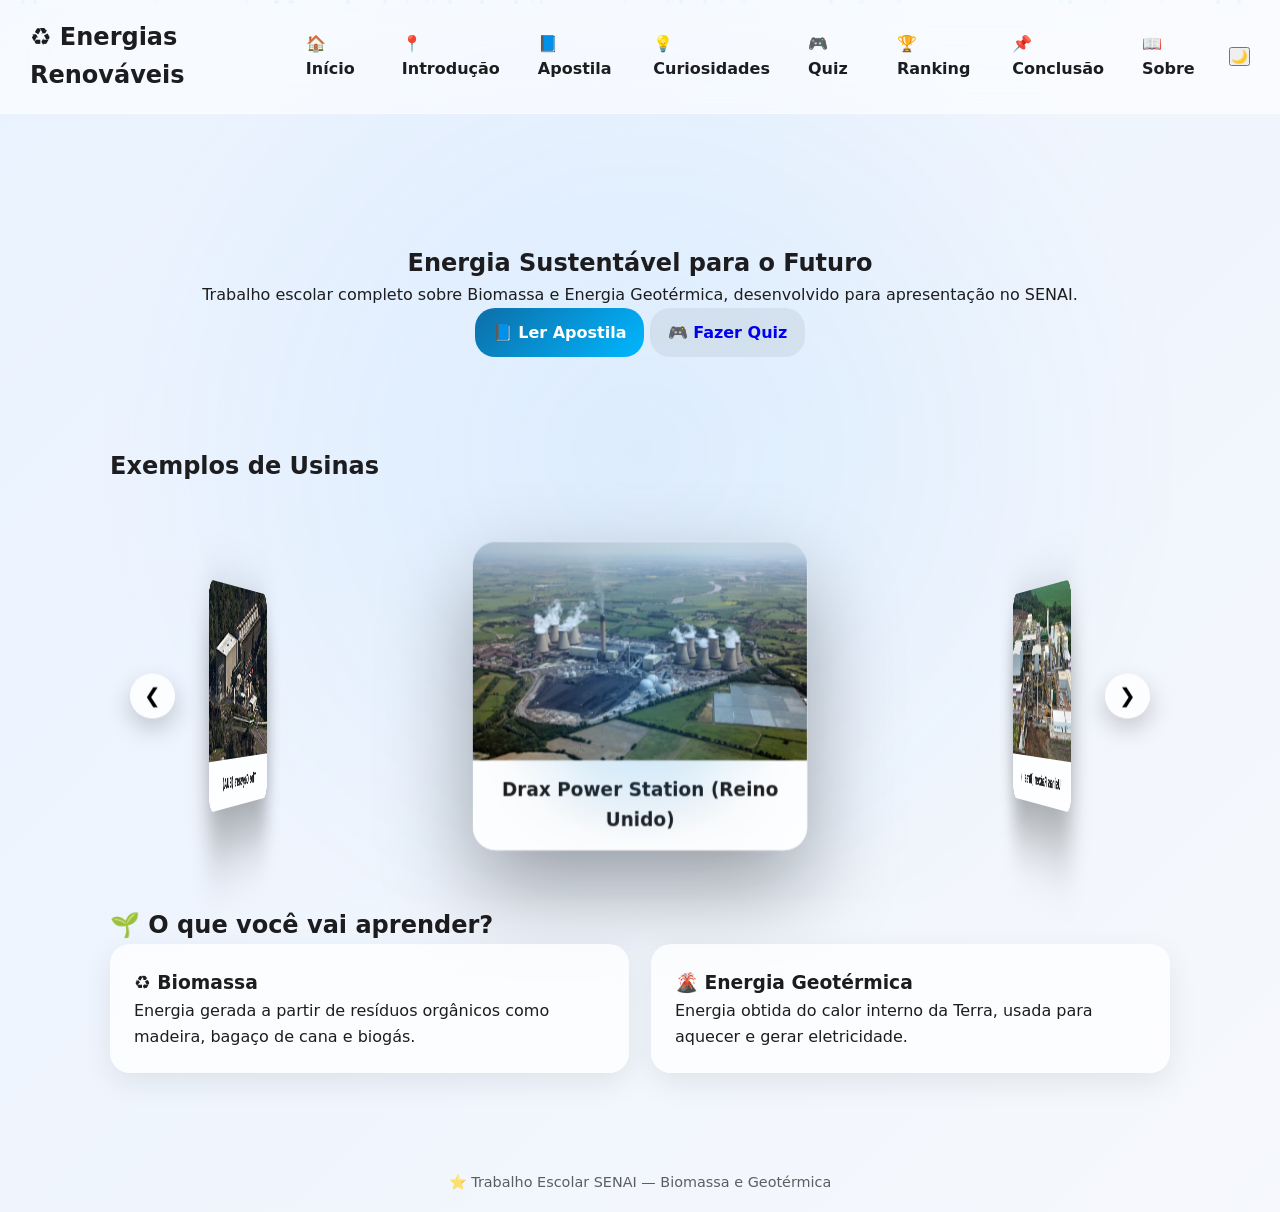
<file: index.html>
<!DOCTYPE html>
<html lang="pt-br">
<head>
  <meta charset="UTF-8">
  <meta name="viewport" content="width=device-width, initial-scale=1.0">

  <title>Energias Renováveis | Biomassa e Geotérmica</title>
  <meta name="description" content="Projeto escolar sobre Biomassa e Energia Geotérmica. Trabalho completo SENAI.">

  <link rel="stylesheet" href="style.css">
</head>

<body class="page">
    <div id="particles"></div>
  

<header class="topbar">
  <h2>♻️ Energias Renováveis</h2>

  <nav id="menu">
    <a href="index.html">🏠 Início</a>
    <a href="introducao.html">📍 Introdução</a>
    <a href="apostila.html">📘 Apostila</a>
    <a href="curiosidades.html">💡 Curiosidades</a>
    <a href="quiz.html">🎮 Quiz</a>
    <a href="ranking.html">🏆 Ranking</a>
    <a href="conclusao.html">📌 Conclusão</a>
    <a href="sobre.html">📖 Sobre</a>
    <button id="themeBtn">🌙</button>
  </nav>

<button id="mobileBtn" class="hamburger">
  <span></span>
  <span></span>
  <span></span>
</button>
</header>

<main class="main">

  

<section class="hero fade-up">
  <h1>Energia Sustentável para o Futuro</h1>
  <p>
    Trabalho escolar completo sobre Biomassa e Energia Geotérmica,
    desenvolvido para apresentação no SENAI.
  </p>

  <div class="heroBtns">
    <a class="btn primary" href="apostila.html">📘 Ler Apostila</a>
    <a class="btn secondary" href="quiz.html">🎮 Fazer Quiz</a>
  </div>
</section>

<section class="plants-section">
  <h2>Exemplos de Usinas</h2>

  <div class="carousel">

  <button class="carousel-btn prev" onclick="prevSlide()">❮</button>

  <div class="carousel-track" id="carouselTrack">

    <!-- BIOMASSA -->

    <div class="plant-card" onclick="showInfo(0)">
      <img src="img/drax.jpg" alt="Drax Power Station">
      <h3>Drax Power Station (Reino Unido)</h3>
    </div>

    <div class="plant-card" onclick="showInfo(1)">
      <img src="img/raizen.jpg" alt="Usinas Raízen">
      <h3>Usinas Raízen (Brasil)</h3>
    </div>

    <!-- GEOTÉRMICA -->

    <div class="plant-card" onclick="showInfo(2)">
      <img src="img/hellisheidi.jpg" alt="Hellisheiði">
      <h3>Hellisheiði (Islândia)</h3>
    </div>

    <div class="plant-card" onclick="showInfo(3)">
      <img src="img/the-geysers.jpg" alt="The Geysers">
      <h3>The Geysers (EUA)</h3>
    </div>

  </div>

  <button class="carousel-btn next" onclick="nextSlide()">❯</button>

</div>

  <!-- Modal de informação -->
  <div class="modal" id="plantModal">
    <div class="modal-content">
      <span class="close" onclick="closeModal()">×</span>
      <h3 id="modalTitle"></h3>
      <p id="modalText"></p>
    </div>
  </div>

</section>

<section class="content fade-up">
  <h2>🌱 O que você vai aprender?</h2>

  <div class="cards">

    <div class="card">
      <h3>♻️ Biomassa</h3>
      <p>
        Energia gerada a partir de resíduos orgânicos como madeira,
        bagaço de cana e biogás.
      </p>
    </div>

    <div class="card">
      <h3>🌋 Energia Geotérmica</h3>
      <p>
        Energia obtida do calor interno da Terra,
        usada para aquecer e gerar eletricidade.
      </p>
    </div>

  </div>
</section>

</main>

<footer class="footer">
  ⭐ Trabalho Escolar SENAI — Biomassa e Geotérmica
</footer>

<script src="script.js"></script>
</body>
</html>
</file>
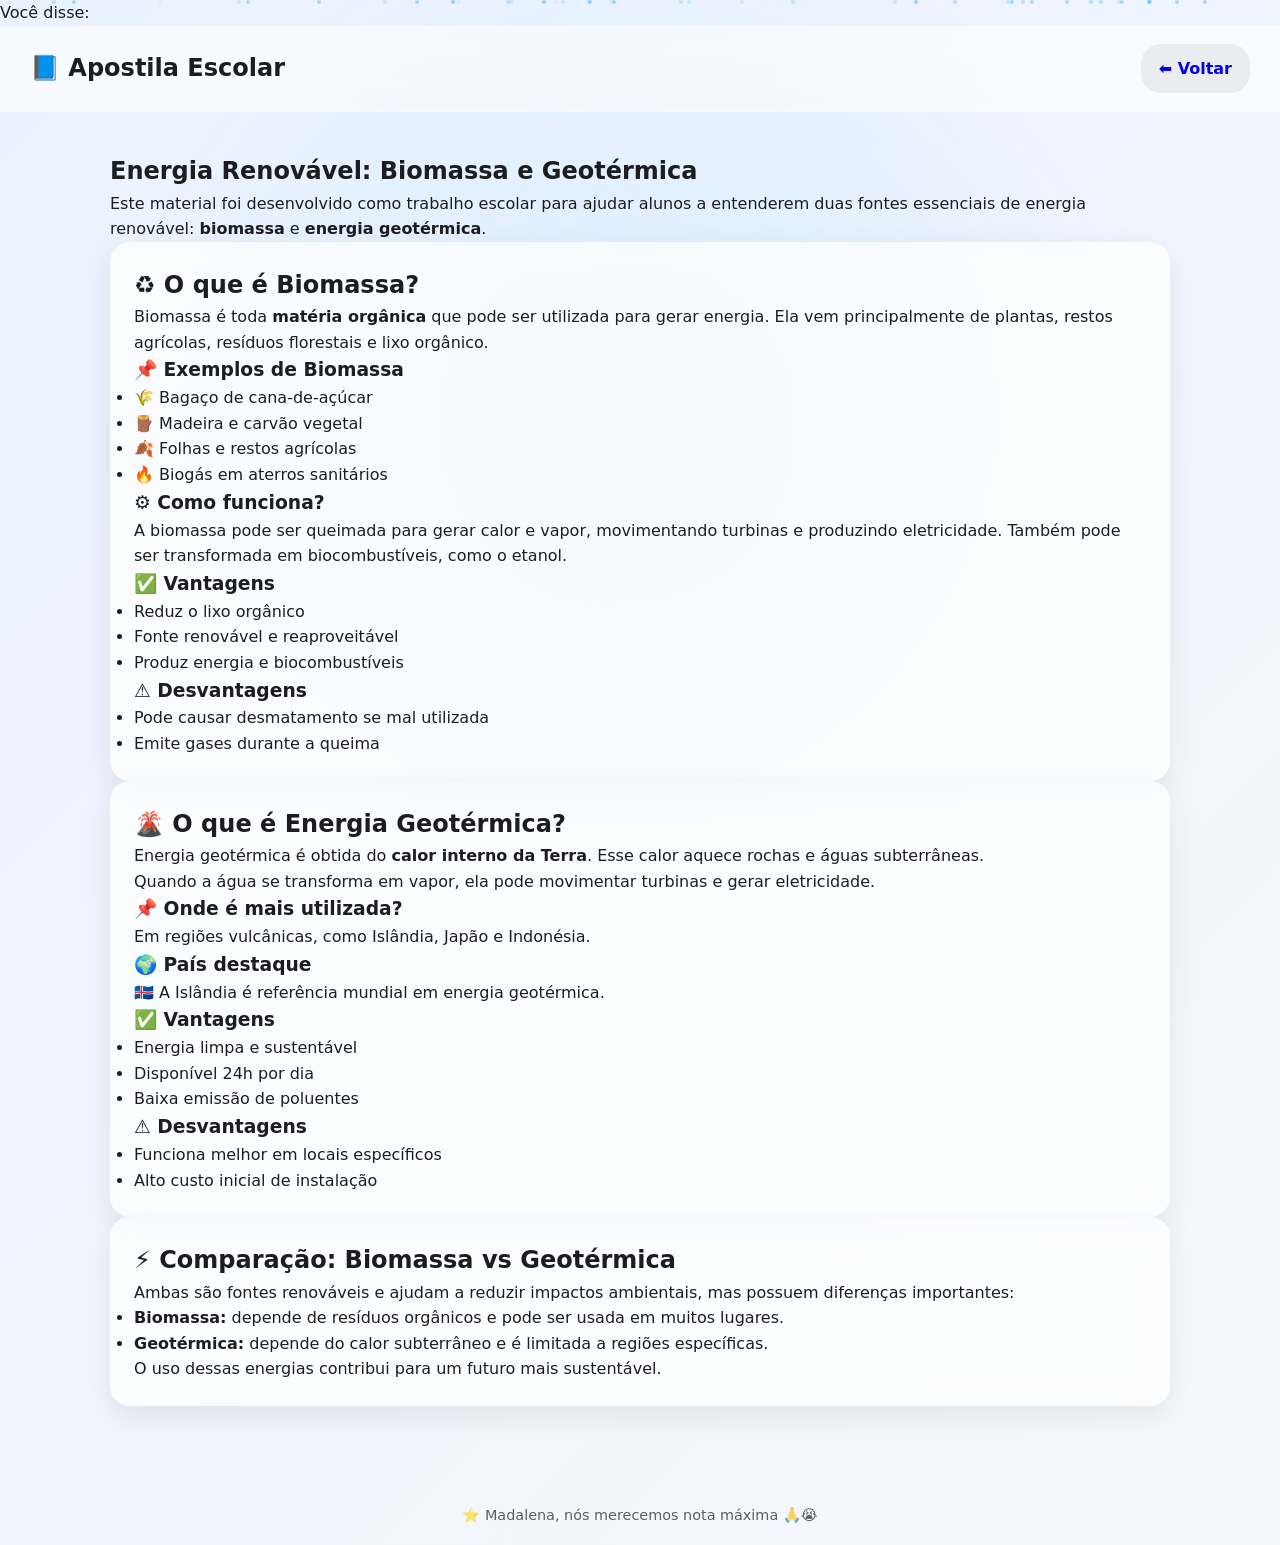
<file: apostila.html>
Você disse:
  <!DOCTYPE html>
  <html lang="pt-br">
  <head>
    <meta charset="UTF-8">
    <meta name="viewport" content="width=device-width, initial-scale=1.0">

    <title>Apostila | Biomassa e Energia Geotérmica</title>
    <meta name="description" content="Apostila completa sobre Biomassa e Energia Geotérmica com explicações claras e exemplos.">

    <link rel="stylesheet" href="style.css">
  </head>

  <body class="page">
    <div id="particles"></div>

  <header class="topbar">
    <h2>📘 Apostila Escolar</h2>
    <a href="index.html" class="btn secondary">⬅ Voltar</a>
  </header>

  <main class="main">

  <section class="content">

    <h1>Energia Renovável: Biomassa e Geotérmica</h1>

    <p class="intro">
      Este material foi desenvolvido como trabalho escolar para ajudar alunos
      a entenderem duas fontes essenciais de energia renovável:
      <strong>biomassa</strong> e <strong>energia geotérmica</strong>.
    </p>

    <!-- BIOMASSA -->
    <article class="card big">


      <h2>♻️ O que é Biomassa?</h2>

      <p>
        Biomassa é toda <strong>matéria orgânica</strong> que pode ser utilizada
        para gerar energia. Ela vem principalmente de plantas, restos agrícolas,
        resíduos florestais e lixo orgânico.
      </p>

      <h3>📌 Exemplos de Biomassa</h3>
      <ul>
        <li>🌾 Bagaço de cana-de-açúcar</li>
        <li>🪵 Madeira e carvão vegetal</li>
        <li>🍂 Folhas e restos agrícolas</li>
        <li>🔥 Biogás em aterros sanitários</li>
      </ul>

      <h3>⚙️ Como funciona?</h3>
      <p>
        A biomassa pode ser queimada para gerar calor e vapor,
        movimentando turbinas e produzindo eletricidade.
        Também pode ser transformada em biocombustíveis, como o etanol.
      </p>

      <h3>✅ Vantagens</h3>
      <ul>
        <li>Reduz o lixo orgânico</li>
        <li>Fonte renovável e reaproveitável</li>
        <li>Produz energia e biocombustíveis</li>
      </ul>

      <h3>⚠️ Desvantagens</h3>
      <ul>
        <li>Pode causar desmatamento se mal utilizada</li>
        <li>Emite gases durante a queima</li>
      </ul>

    </article>

    <!-- GEOTÉRMICA -->
    <article class="card big">


      <h2>🌋 O que é Energia Geotérmica?</h2>

      <p>
        Energia geotérmica é obtida do <strong>calor interno da Terra</strong>.
        Esse calor aquece rochas e águas subterrâneas.
      </p>

      <p>
        Quando a água se transforma em vapor, ela pode movimentar turbinas
        e gerar eletricidade.
      </p>

      <h3>📌 Onde é mais utilizada?</h3>
      <p>
        Em regiões vulcânicas, como Islândia, Japão e Indonésia.
      </p>

      <h3>🌍 País destaque</h3>
      <p>🇮🇸 A Islândia é referência mundial em energia geotérmica.</p>

      <h3>✅ Vantagens</h3>
      <ul>
        <li>Energia limpa e sustentável</li>
        <li>Disponível 24h por dia</li>
        <li>Baixa emissão de poluentes</li>
      </ul>

      <h3>⚠️ Desvantagens</h3>
      <ul>
        <li>Funciona melhor em locais específicos</li>
        <li>Alto custo inicial de instalação</li>
      </ul>

    </article>

    <!-- COMPARAÇÃO -->
    <article class="card big">


      <h2>⚡ Comparação: Biomassa vs Geotérmica</h2>

      <p>
        Ambas são fontes renováveis e ajudam a reduzir impactos ambientais,
        mas possuem diferenças importantes:
      </p>

      <ul>
        <li><strong>Biomassa:</strong> depende de resíduos orgânicos e pode ser usada em muitos lugares.</li>
        <li><strong>Geotérmica:</strong> depende do calor subterrâneo e é limitada a regiões específicas.</li>
      </ul>

      <p>
        O uso dessas energias contribui para um futuro mais sustentável.
      </p>

    </article>

  </section>

  </main>

  <footer class="footer">
    ⭐ Madalena, nós merecemos nota máxima 🙏😭
  </footer>

  <script src="script.js"></script>
  </body>
  </html>
</file>
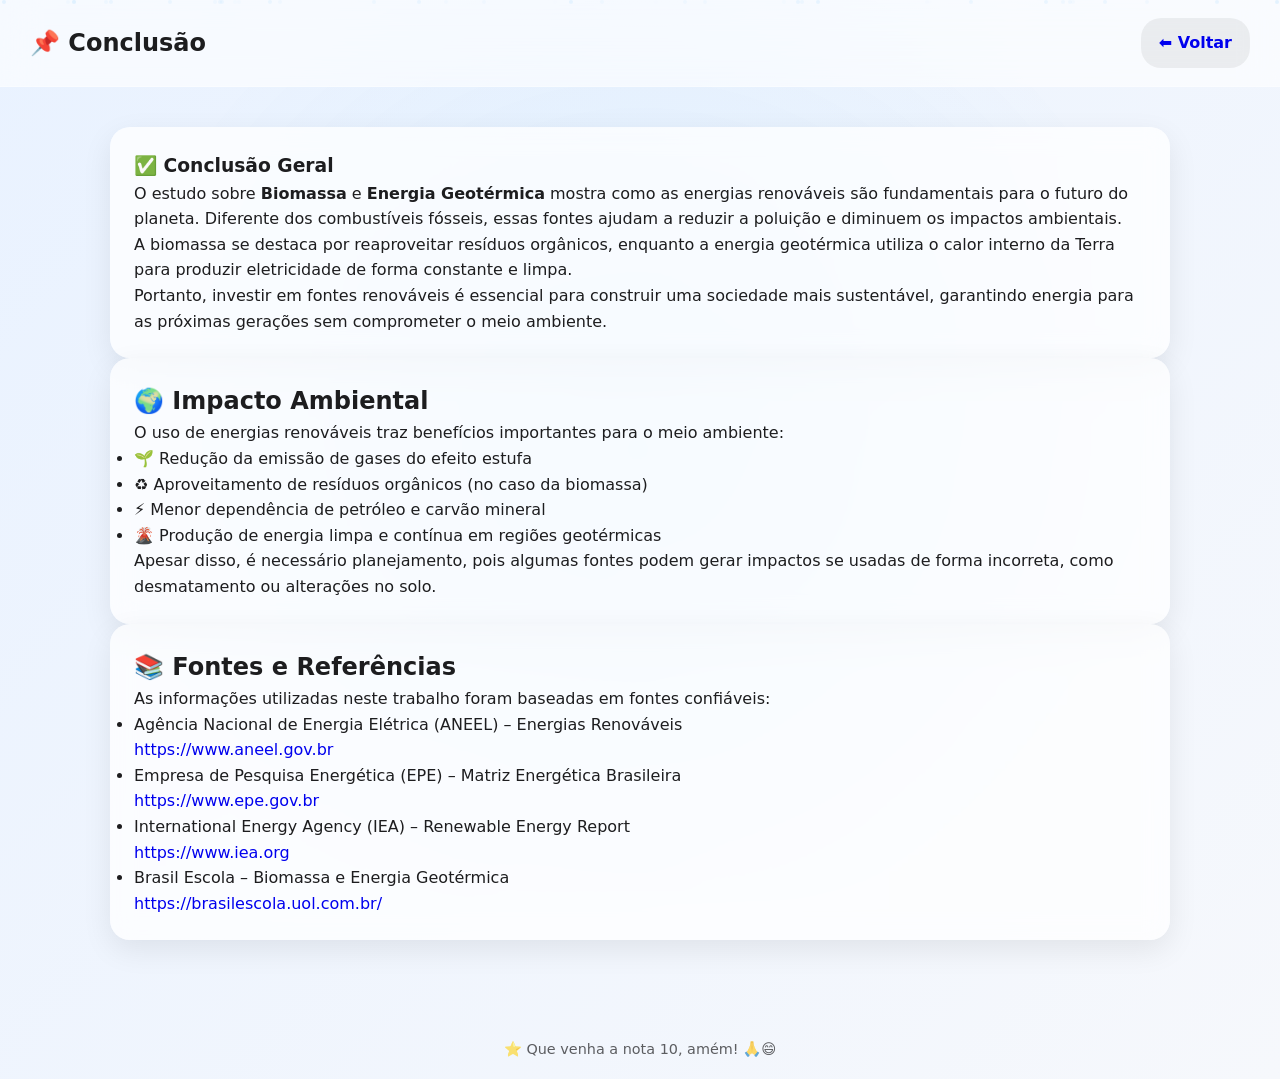
<file: conclusao.html>
<!DOCTYPE html>
<html lang="pt-br">
<head>
  <meta charset="UTF-8">
  <meta name="viewport" content="width=device-width, initial-scale=1.0">

  <title>Conclusão | Energias Renováveis</title>
  <meta name="description" content="Conclusão e impacto ambiental sobre Biomassa e Energia Geotérmica, com fontes e referências.">

  <link rel="stylesheet" href="style.css">
</head>

<body class="page">
  <div id="particles"></div>

<header class="topbar">
  <h2>📌 Conclusão</h2>
  <a href="index.html" class="btn secondary">⬅ Voltar</a>
</header>

<main class="main">

<section class="content">

  <!-- CONCLUSÃO -->
  <article class="card big">
    <h1>✅ Conclusão Geral</h1>

    <p>
      O estudo sobre <strong>Biomassa</strong> e <strong>Energia Geotérmica</strong>
      mostra como as energias renováveis são fundamentais para o futuro do planeta.
      Diferente dos combustíveis fósseis, essas fontes ajudam a reduzir a poluição
      e diminuem os impactos ambientais.
    </p>

    <p>
      A biomassa se destaca por reaproveitar resíduos orgânicos, enquanto a energia
      geotérmica utiliza o calor interno da Terra para produzir eletricidade de forma
      constante e limpa.
    </p>

    <p>
      Portanto, investir em fontes renováveis é essencial para construir uma sociedade
      mais sustentável, garantindo energia para as próximas gerações sem comprometer
      o meio ambiente.
    </p>
  </article>

  <!-- IMPACTO AMBIENTAL -->
  <article class="card big">
    <h2>🌍 Impacto Ambiental</h2>

    <p>
      O uso de energias renováveis traz benefícios importantes para o meio ambiente:
    </p>

    <ul>
      <li>🌱 Redução da emissão de gases do efeito estufa</li>
      <li>♻️ Aproveitamento de resíduos orgânicos (no caso da biomassa)</li>
      <li>⚡ Menor dependência de petróleo e carvão mineral</li>
      <li>🌋 Produção de energia limpa e contínua em regiões geotérmicas</li>
    </ul>

    <p>
      Apesar disso, é necessário planejamento, pois algumas fontes podem gerar impactos
      se usadas de forma incorreta, como desmatamento ou alterações no solo.
    </p>
  </article>

  <!-- FONTES E REFERÊNCIAS -->
  <article class="card big">
    <h2>📚 Fontes e Referências</h2>

    <p>
      As informações utilizadas neste trabalho foram baseadas em fontes confiáveis:
    </p>

    <ul>
      <li>
        Agência Nacional de Energia Elétrica (ANEEL) – Energias Renováveis  
        <br>
        <a href="https://www.aneel.gov.br" target="_blank">
          https://www.aneel.gov.br
        </a>
      </li>

      <li>
        Empresa de Pesquisa Energética (EPE) – Matriz Energética Brasileira  
        <br>
        <a href="https://www.epe.gov.br" target="_blank">
          https://www.epe.gov.br
        </a>
      </li>

      <li>
        International Energy Agency (IEA) – Renewable Energy Report  
        <br>
        <a href="https://www.iea.org" target="_blank">
          https://www.iea.org
        </a>
      </li>

      <li>
        Brasil Escola – Biomassa e Energia Geotérmica  
        <br>
        <a href="https://brasilescola.uol.com.br/" target="_blank">
          https://brasilescola.uol.com.br/
        </a>
      </li>
    </ul>

  </article>

</section>

</main>

<footer class="footer">
  ⭐ Que venha a nota 10, amém! 🙏😄
</footer>

<script src="script.js"></script>
</body>
</html>
</file>
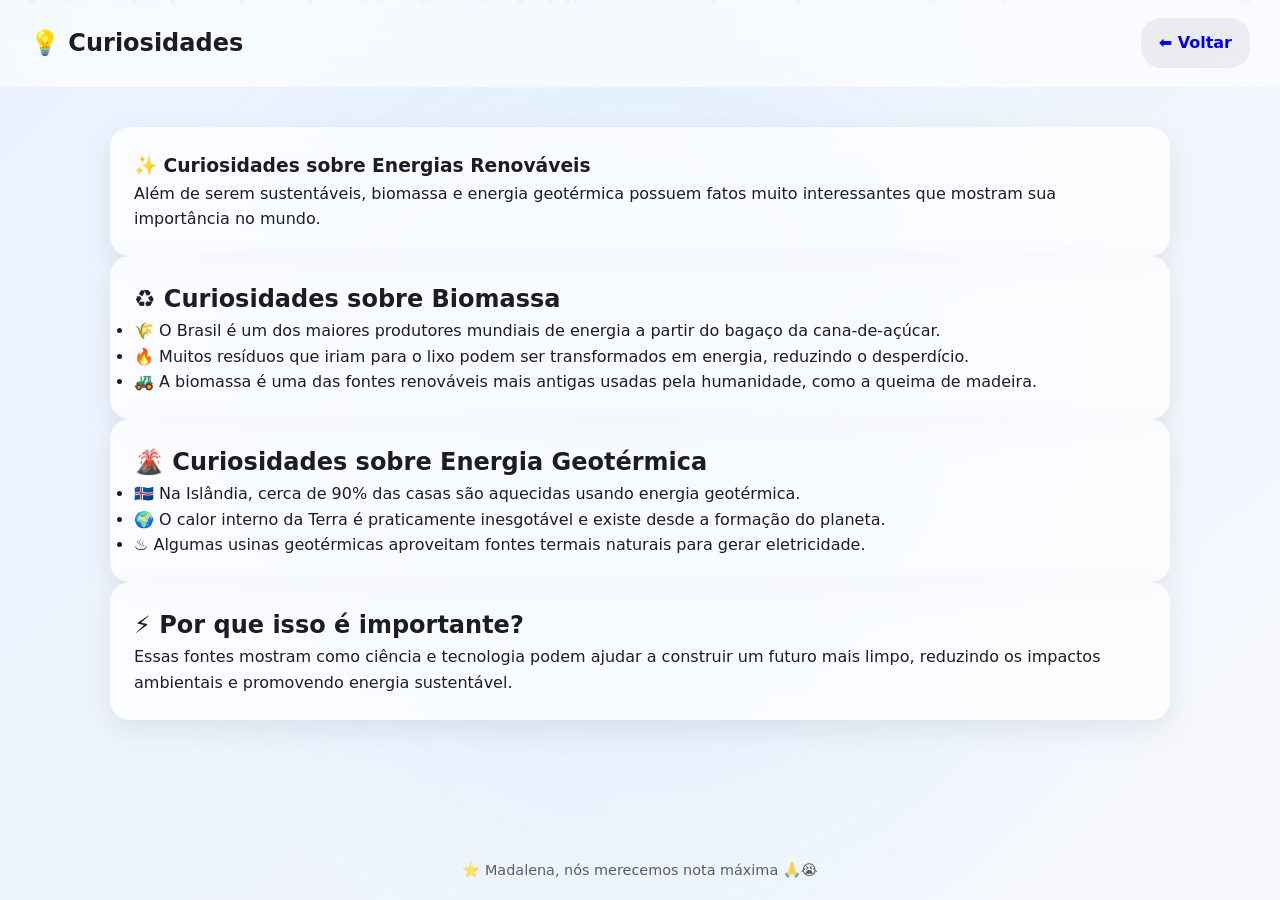
<file: curiosidades.html>
<!DOCTYPE html>
<html lang="pt-br">
<head>
  <meta charset="UTF-8">
  <meta name="viewport" content="width=device-width, initial-scale=1.0">

  <title>Curiosidades | Energias Renováveis</title>
  <meta name="description" content="Curiosidades interessantes sobre biomassa e energia geotérmica.">

  <link rel="stylesheet" href="style.css">
</head>

<body class="page">
  <div id="particles"></div>

<header class="topbar">
  <h2>💡 Curiosidades</h2>
  <a href="index.html" class="btn secondary">⬅ Voltar</a>
</header>

<main class="main">

<section class="content">

  <article class="card big">
    <h1>✨ Curiosidades sobre Energias Renováveis</h1>

    <p>
      Além de serem sustentáveis, biomassa e energia geotérmica possuem fatos
      muito interessantes que mostram sua importância no mundo.
    </p>
  </article>

  <!-- BIOMASSA -->
  <article class="card big">
    <h2>♻️ Curiosidades sobre Biomassa</h2>

    <ul>
      <li>
        🌾 O Brasil é um dos maiores produtores mundiais de energia a partir do
        bagaço da cana-de-açúcar.
      </li>

      <li>
        🔥 Muitos resíduos que iriam para o lixo podem ser transformados em energia,
        reduzindo o desperdício.
      </li>

      <li>
        🚜 A biomassa é uma das fontes renováveis mais antigas usadas pela humanidade,
        como a queima de madeira.
      </li>
    </ul>
  </article>

  <!-- GEOTÉRMICA -->
  <article class="card big">
    <h2>🌋 Curiosidades sobre Energia Geotérmica</h2>

    <ul>
      <li>
        🇮🇸 Na Islândia, cerca de 90% das casas são aquecidas usando energia geotérmica.
      </li>

      <li>
        🌍 O calor interno da Terra é praticamente inesgotável e existe desde a formação do planeta.
      </li>

      <li>
        ♨️ Algumas usinas geotérmicas aproveitam fontes termais naturais para gerar eletricidade.
      </li>
    </ul>
  </article>

  <!-- EXTRA -->
  <article class="card big">
    <h2>⚡ Por que isso é importante?</h2>

    <p>
      Essas fontes mostram como ciência e tecnologia podem ajudar a construir um
      futuro mais limpo, reduzindo os impactos ambientais e promovendo energia sustentável.
    </p>
  </article>

</section>

</main>

<footer class="footer">
  ⭐ Madalena, nós merecemos nota máxima 🙏😭
</footer>

<script src="script.js"></script>
</body>
</html>
</file>
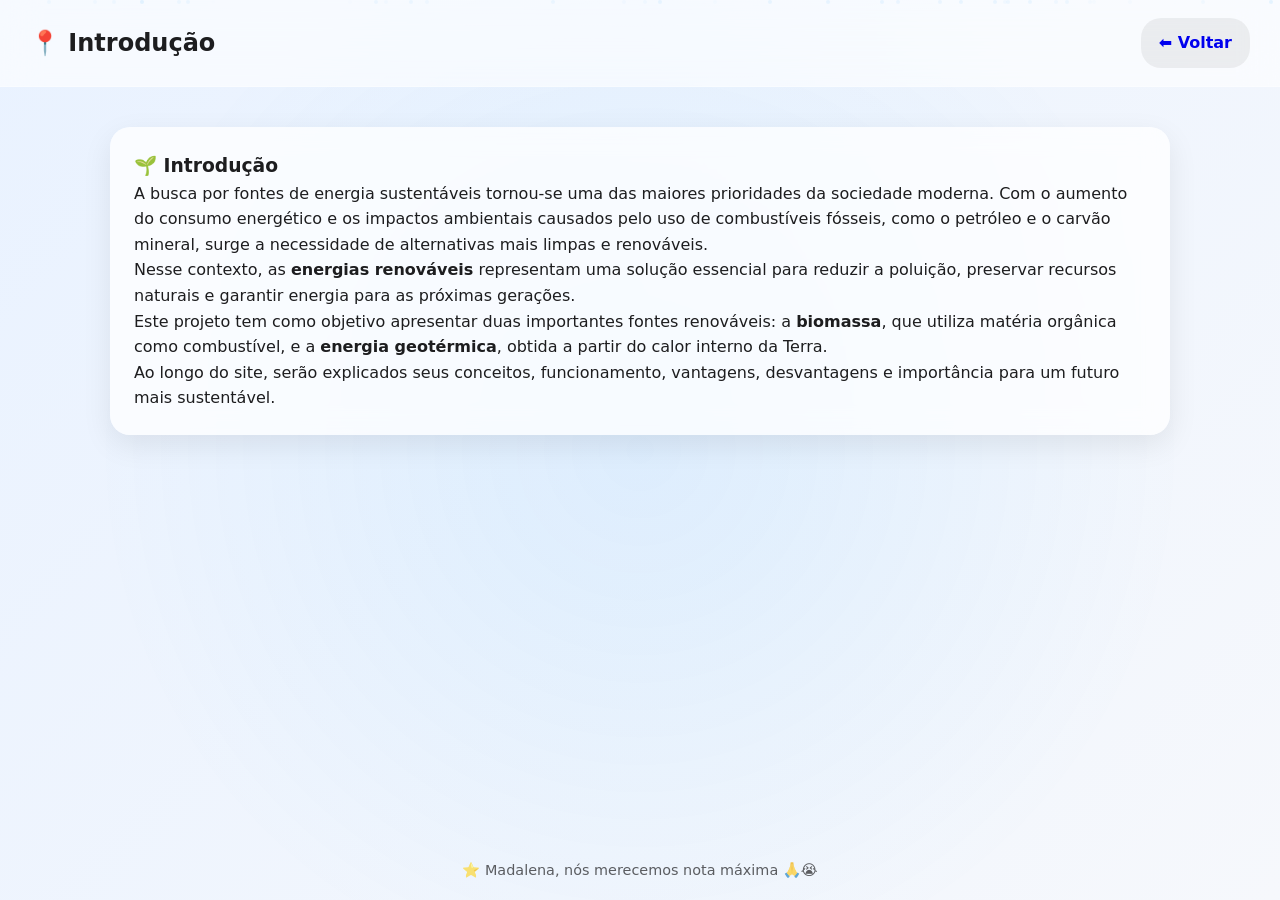
<file: introducao.html>
<!DOCTYPE html>
<html lang="pt-br">
<head>
  <meta charset="UTF-8">
  <meta name="viewport" content="width=device-width, initial-scale=1.0">

  <title>Introdução | Energias Renováveis</title>
  <meta name="description" content="Introdução formal sobre energias renováveis, biomassa e energia geotérmica.">

  <link rel="stylesheet" href="style.css">
</head>

<body class="page">
  <div id="particles"></div>

<header class="topbar">
  <h2>📍 Introdução</h2>
  <a href="index.html" class="btn secondary">⬅ Voltar</a>
</header>

<main class="main">

<section class="content">

  <article class="card big">
    <h1>🌱 Introdução</h1>

    <p>
      A busca por fontes de energia sustentáveis tornou-se uma das maiores
      prioridades da sociedade moderna. Com o aumento do consumo energético e os
      impactos ambientais causados pelo uso de combustíveis fósseis, como o
      petróleo e o carvão mineral, surge a necessidade de alternativas mais limpas
      e renováveis.
    </p>

    <p>
      Nesse contexto, as <strong>energias renováveis</strong> representam uma solução
      essencial para reduzir a poluição, preservar recursos naturais e garantir
      energia para as próximas gerações.
    </p>

    <p>
      Este projeto tem como objetivo apresentar duas importantes fontes renováveis:
      a <strong>biomassa</strong>, que utiliza matéria orgânica como combustível,
      e a <strong>energia geotérmica</strong>, obtida a partir do calor interno da Terra.
    </p>

    <p>
      Ao longo do site, serão explicados seus conceitos, funcionamento, vantagens,
      desvantagens e importância para um futuro mais sustentável.
    </p>
  </article>

</section>

</main>

<footer class="footer">
  ⭐ Madalena, nós merecemos nota máxima 🙏😭
</footer>

<script src="script.js"></script>
</body>
</html>
</file>
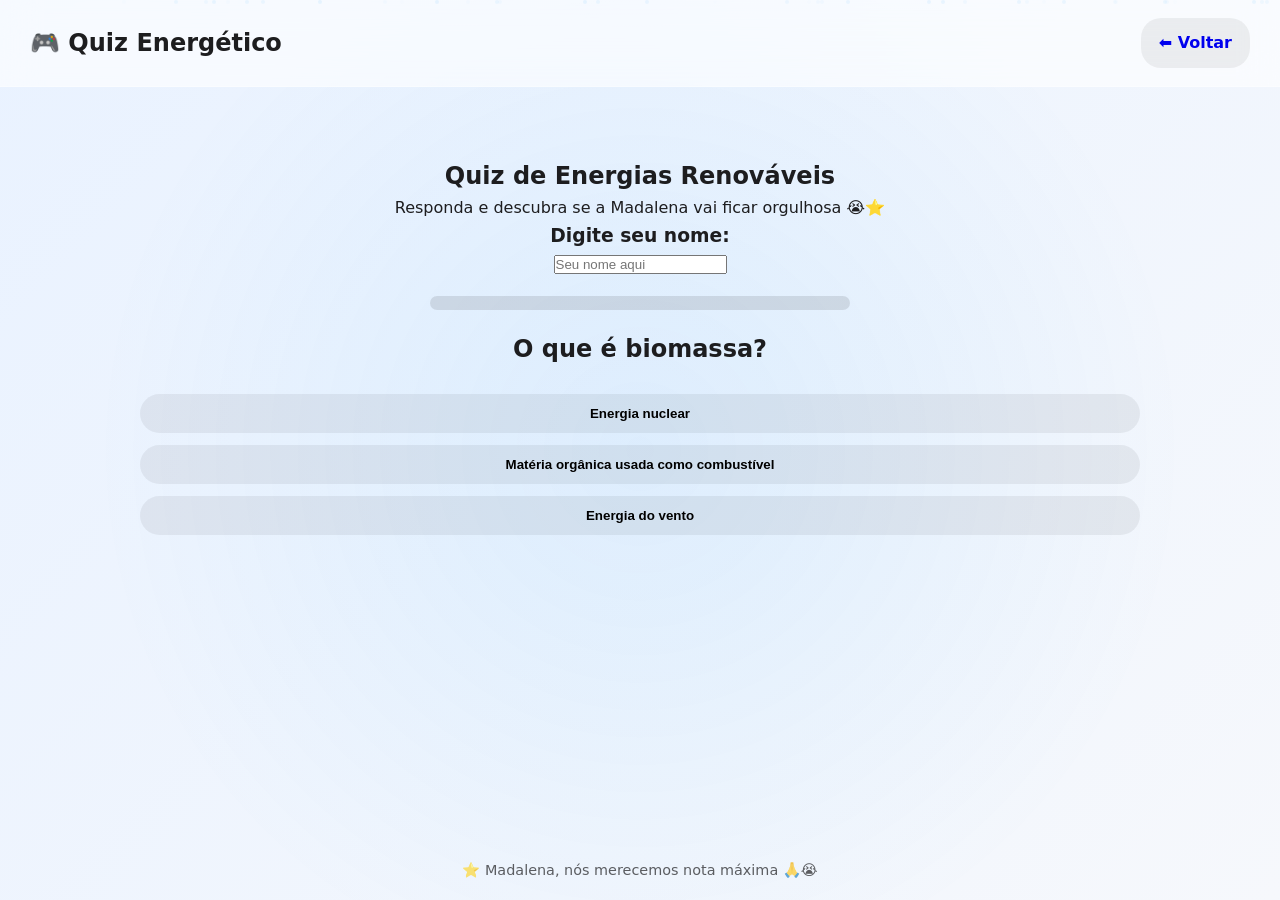
<file: quiz.html>
<!DOCTYPE html>
<html lang="pt-br">
<head>
  <meta charset="UTF-8">
  <meta name="viewport" content="width=device-width, initial-scale=1.0">

  <title>Quiz | Energias Renováveis</title>
  <meta name="description" content="Teste seus conhecimentos sobre Biomassa e Energia Geotérmica com quiz interativo.">

  <link rel="stylesheet" href="style.css">
</head>

<body class="page">
  <div id="particles"></div>

<header class="topbar">
  <h2>🎮 Quiz Energético</h2>
  <a href="index.html" class="btn secondary">⬅ Voltar</a>
</header>

<main class="main">

<section class="quiz">

  <h1>Quiz de Energias Renováveis</h1>
  <p>Responda e descubra se a Madalena vai ficar orgulhosa 😭⭐</p>

  <h3>Digite seu nome:</h3>
  <input id="nameInput" placeholder="Seu nome aqui">

  <div class="progressBar">
    <div id="progressFill"></div>
  </div>

  <h2 id="question"></h2>
  <p id="progress"></p>

  <div id="answers"></div>

</section>

</main>

<footer class="footer">
  ⭐ Madalena, nós merecemos nota máxima 🙏😭
</footer>

<script src="script.js"></script>
</body>
</html>
</file>
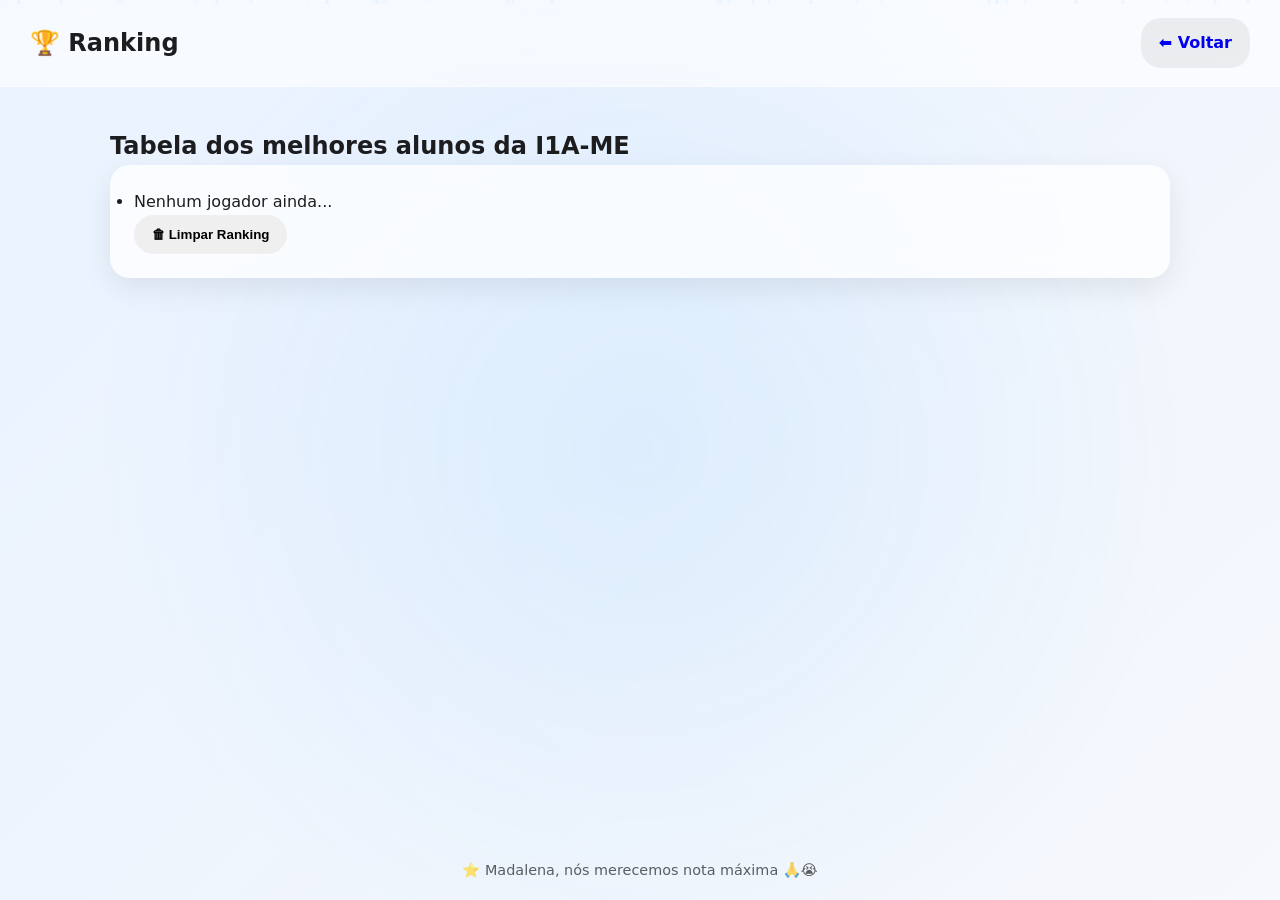
<file: ranking.html>
<!DOCTYPE html>
<html lang="pt-br">
<head>
  <meta charset="UTF-8">
  <meta name="viewport" content="width=device-width, initial-scale=1.0">

  <title>Ranking | Quiz Energias Renováveis</title>

  <link rel="stylesheet" href="style.css">
</head>

<body class="page">
  <div id="particles"></div>

<header class="topbar">
  <h2>🏆 Ranking</h2>
  <a href="index.html" class="btn secondary">⬅ Voltar</a>
</header>

<main class="main">

<section class="content">

  <h1>Tabela dos melhores alunos da I1A-ME</h1>

  <article class="card big">
    <ul id="rankingList"></ul>

<button class="btn danger" onclick="resetRanking()">
  🗑 Limpar Ranking
</button>
  </article>

</section>

</main>

<footer class="footer">
  ⭐ Madalena, nós merecemos nota máxima 🙏😭
</footer>

<script src="script.js"></script>
</body>
</html>
</file>
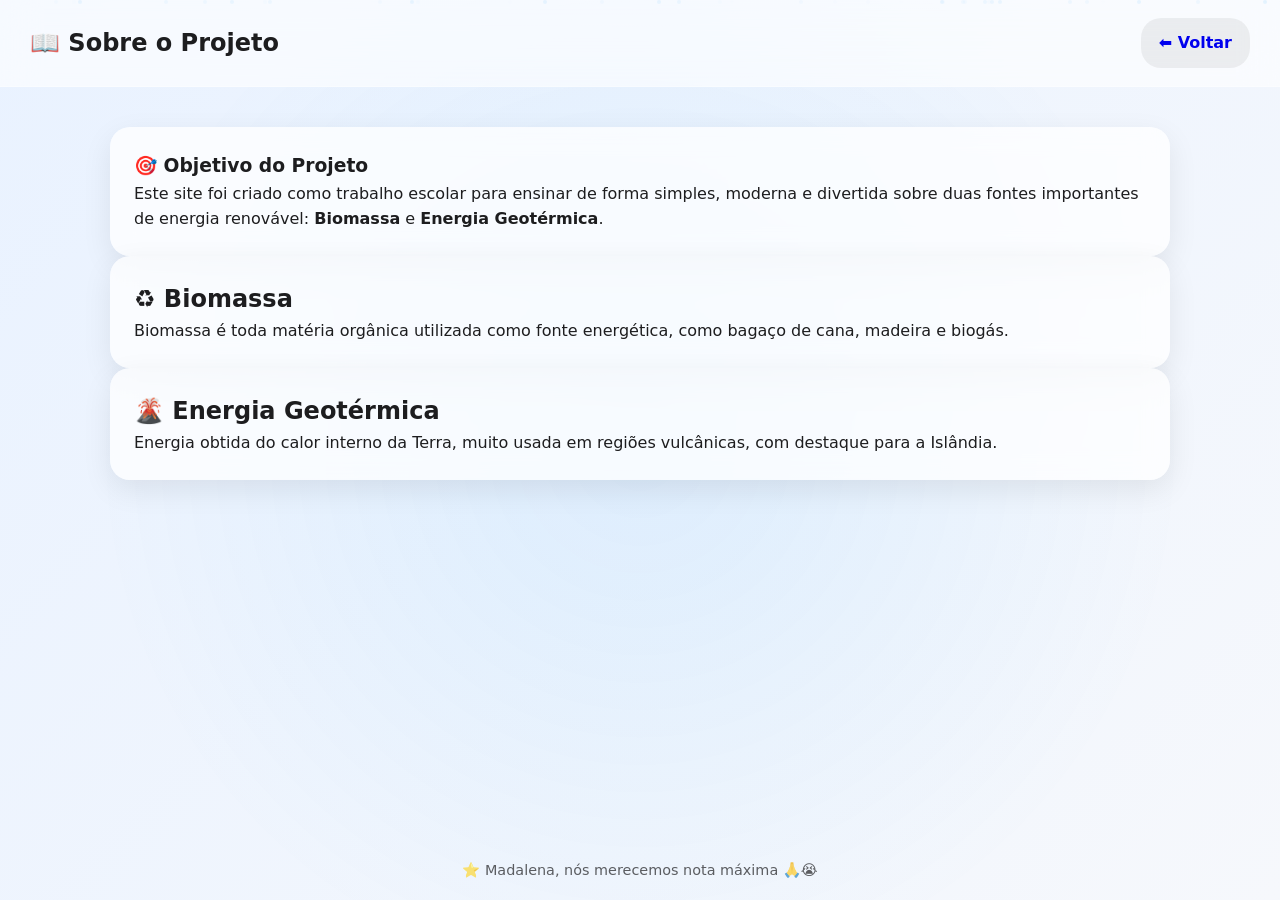
<file: sobre.html>
<!DOCTYPE html>
<html lang="pt-br">
<head>
  <meta charset="UTF-8">
  <meta name="viewport" content="width=device-width, initial-scale=1.0">

  <title>Sobre | Projeto Energias Renováveis</title>

  <link rel="stylesheet" href="style.css">
</head>

<body class="page">
  <div id="particles"></div>

<header class="topbar">
  <h2>📖 Sobre o Projeto</h2>
  <a href="index.html" class="btn secondary">⬅ Voltar</a>
</header>

<main class="main">

<section class="content">

  <article class="card big">
    <h1>🎯 Objetivo do Projeto</h1>
    <p>
      Este site foi criado como trabalho escolar para ensinar de forma simples,
      moderna e divertida sobre duas fontes importantes de energia renovável:
      <strong>Biomassa</strong> e <strong>Energia Geotérmica</strong>.
    </p>
  </article>

  <article class="card big">
    <h2>♻️ Biomassa</h2>
    <p>
      Biomassa é toda matéria orgânica utilizada como fonte energética,
      como bagaço de cana, madeira e biogás.
    </p>
  </article>

  <article class="card big">
    <h2>🌋 Energia Geotérmica</h2>
    <p>
      Energia obtida do calor interno da Terra, muito usada em regiões vulcânicas,
      com destaque para a Islândia.
    </p>
  </article>

</section>

</main>

<footer class="footer">
  ⭐ Madalena, nós merecemos nota máxima 🙏😭
</footer>

<script src="script.js"></script>
</body>
</html>
</file>
<file: style.css>
* {
  margin: 0;
  padding: 0;
  box-sizing: border-box;
}

html, body {
  overflow-x: hidden; /* 🔥 remove scroll lateral */
}

body {
  font-family: "Inter", system-ui, sans-serif;
  min-height: 100vh;
  background: linear-gradient(135deg, #e9f2ff, #f6f8fc);
  color: #1d1d1f;
  line-height: 1.6;
  transition: 0.4s;
}

body.dark {
  background: linear-gradient(135deg, #0f1115, #141824);
  color: #f5f5f5;
}

img {
  max-width: 100%;
  display: block;
}

a {
  text-decoration: none;
}

.page {
  min-height: 100vh;
  display: flex;
  flex-direction: column;
  animation: fadePage 0.6s ease;
}

@keyframes fadePage {
  from { opacity: 0; transform: translateY(10px); }
  to { opacity: 1; transform: translateY(0); }
}

.main {
  flex: 1;
  width: 100%;
  max-width: 1100px;
  margin: auto;
  padding: 40px 20px 80px;
}

/* ================= TOPBAR GLASS ================= */

.topbar {
  position: sticky;
  top: 0;
  z-index: 999;

  background: rgba(255, 255, 255, 0.6);
  backdrop-filter: blur(18px);
  -webkit-backdrop-filter: blur(18px);

  border-bottom: 1px solid rgba(255,255,255,0.3);

  display: flex;
  justify-content: space-between;
  align-items: center;

  padding: 18px 30px;
  transition: 0.4s;
}

body.dark .topbar {
  background: rgba(15, 17, 21, 0.6);
  border-bottom: 1px solid rgba(255,255,255,0.08);
}

/* ================= NAV ================= */

nav {
  display: flex;
  gap: 14px;
  align-items: center;
}

nav a {
  font-weight: 600;
  color: inherit;
  padding: 8px 12px;
  border-radius: 12px;
  transition: 0.3s;
}

nav a:hover {
  background: rgba(13,110,168,0.15);
}

/* ================= HAMBURGER ================= */

.hamburger {
  width: 30px;
  height: 22px;
  position: relative;
  border: none;
  background: none;
  cursor: pointer;
  display: none;
}

.hamburger span {
  position: absolute;
  height: 3px;
  width: 100%;
  background: #111;
  border-radius: 10px;
  transition: 0.4s;
}

.hamburger span:nth-child(1){ top: 0; }
.hamburger span:nth-child(2){ top: 9px; }
.hamburger span:nth-child(3){ top: 18px; }

.hamburger.active span:nth-child(1){
  transform: rotate(45deg);
  top: 9px;
}

.hamburger.active span:nth-child(2){
  opacity: 0;
}

.hamburger.active span:nth-child(3){
  transform: rotate(-45deg);
  top: 9px;
}

body.dark .hamburger span {
  background: white;
}

#menu.active {
  display: flex;
  flex-direction: column;
  position: absolute;
  top: 70px;
  right: 20px;
  width: 90%;
  max-width: 300px;
  padding: 20px;
  border-radius: 20px;
  background: rgba(255,255,255,0.9);
  backdrop-filter: blur(20px);
  box-shadow: 0 20px 40px rgba(0,0,0,0.2);
}

body.dark #menu.active {
  background: rgba(27,30,36,0.95);
}

/* ================= BUTTONS ================= */

.btn {
  padding: 12px 18px;
  border-radius: 20px;
  border: none;
  font-weight: 700;
  cursor: pointer;
  transition: 0.3s;
  display: inline-block;
}

.primary {
  background: linear-gradient(135deg, #0d6ea8, #00b7ff);
  color: white;
}

body.dark .primary {
  background: linear-gradient(135deg, #1e88e5, #42a5f5);
}

.primary:hover {
  transform: translateY(-3px);
}

.secondary {
  background: rgba(0,0,0,0.06);
}

body.dark .secondary {
  background: rgba(255,255,255,0.12);
}

/* ================= HERO ================= */

.hero {
  text-align: center;
  padding: 90px 20px;
}

/* ================= CARDS PREMIUM ================= */

.card {
  background: rgba(255,255,255,0.75);
  backdrop-filter: blur(12px);
  border-radius: 20px;
  padding: 24px;
  box-shadow: 0 10px 30px rgba(0,0,0,0.08);
  transition: 0.4s ease;
}

.card:hover {
  transform: translateY(-8px) scale(1.02);
  box-shadow: 0 25px 60px rgba(0,0,0,0.15);
}

body.dark .card {
  background: rgba(27,30,36,0.8);
}

.cards {
  display: grid;
  grid-template-columns: repeat(auto-fit, minmax(260px, 1fr));
  gap: 22px;
}

/* ================= QUIZ ================= */

.quiz {
  text-align: center;
  padding: 30px;
}

#answers {
  margin-top: 25px;
  display: grid;
  gap: 12px;
}

.progressBar {
  width: 100%;
  max-width: 420px;
  height: 14px;
  background: rgba(0,0,0,0.1);
  border-radius: 20px;
  margin: 20px auto;
}

#progressFill {
  height: 100%;
  width: 0%;
  border-radius: 20px;
  background: linear-gradient(90deg, #0d6ea8, #00c6ff);
  transition: 0.4s;
}

.correct { background: #2ecc71 !important; color: white; }
.wrong { background: #e74c3c !important; color: white; }

/* ================= RANKING ANIMATION ================= */

@keyframes fadeUp {
  from { opacity: 0; transform: translateY(10px); }
  to { opacity: 1; transform: translateY(0); }
}

/* ================= FOOTER ================= */

.footer {
  text-align: center;
  padding: 18px;
  font-size: 0.9rem;
  opacity: 0.7;
}

/* ================= RESPONSIVE ================= */

@media (max-width: 768px) {

  .carousel {
    perspective: none !important;
    height: auto;
  }

  .carousel-track {
    display: flex !important;
    gap: 0;
    overflow-x: auto;
    scroll-snap-type: x mandatory;
    scroll-behavior: smooth;
    -webkit-overflow-scrolling: touch;
    transform: none !important;
  }

  .carousel-track::-webkit-scrollbar {
    display: none;
  }

  .plant-card {
    position: relative !important;
    flex: 0 0 100%;
    max-width: 100%;
    top: auto !important;
    left: auto !important;
    transform: none !important;
    scroll-snap-align: center;
  }

  .carousel-btn,
  .prev,
  .next {
    display: none !important;
  }

  .prev, .next {
    display: none; /* remove setas no celular */
  }

  nav {
    display: none;
  }

  nav.active {
    display: flex;
  }

  .hamburger {
    display: block;
  }

}

@media (max-width: 900px) {

  .carousel {
    perspective: none;
    height: auto;
  }

  .carousel::after {
    display: none;
  }

  .carousel-btn {
    display: none;
  }

}

.hamburger {
  z-index: 1001;
}

/* ================= EFEITO RESPOSTA CORRETA / ERRADA ================= */

.btn.correct {
  background: #16a34a !important;
  color: white;
  transform: scale(1.05);
  box-shadow: 0 0 15px rgba(22, 163, 74, 0.6);
}

.btn.wrong {
  background: #dc2626 !important;
  color: white;
  transform: scale(1.05);
  box-shadow: 0 0 15px rgba(220, 38, 38, 0.6);
}

.btn.disabled {
  pointer-events: none;
  opacity: 0.7;
}

/* ================= TELA FINAL ================= */

.result-card {
  background: var(--card-bg, #ffffff);
  padding: 40px;
  border-radius: 16px;
  text-align: center;
  max-width: 600px;
  margin: auto;
  box-shadow: 0 10px 40px rgba(0,0,0,0.1);
  animation: fadeUp 0.6s ease forwards;
}

.result-card h2 {
  font-size: 28px;
  margin-bottom: 10px;
}

.result-card h3 {
  margin-bottom: 15px;
  color: #16a34a;
}

.result-score {
  font-size: 24px;
  font-weight: bold;
  margin: 15px 0;
}

.result-bar {
  background: #e5e7eb;
  border-radius: 10px;
  height: 18px;
  overflow: hidden;
  margin: 15px 0;
}

.result-fill {
  height: 100%;
  background: linear-gradient(90deg, #16a34a, #22c55e);
  transition: width 0.6s ease;
}

.result-buttons {
  margin-top: 20px;
  display: flex;
  gap: 15px;
  justify-content: center;
  flex-wrap: wrap;
}

/* ================= FUNDO COM PARTÍCULAS ================= */

#particles {
  position: fixed;
  inset: 0;
  z-index: -1;
  background: radial-gradient(circle at center, rgba(0,150,255,0.08), transparent 70%);
  overflow: hidden;
}

.particle {
  position: absolute;
  width: 4px;
  height: 4px;
  background: rgba(0,150,255,0.4);
  border-radius: 50%;
  animation: floatParticle linear infinite;
}

@keyframes floatParticle {
  from { transform: translateY(100vh); }
  to { transform: translateY(-10vh); }
}

/* ================= CARROSSEL 3D CIRCULAR ================= */

.carousel {
  perspective: 1800px;
  max-width: 900px; /* menor */
  height: 300px;
  margin: 60px auto;
  position: relative;
}

.carousel-track {
  position: relative;
  width: 100%;
  height: 100%;
  transform-style: preserve-3d;
  transition: transform 1.2s cubic-bezier(0.22, 1, 0.36, 1);
}

.plant-card {
  position: absolute;
  width: 260px; /* menor */
  top: 50%;
  left: 50%;
  border-radius: 18px;
  overflow: hidden;
  cursor: pointer;

  background: rgba(255,255,255,0.85);
  backdrop-filter: blur(12px);

  box-shadow: 0 30px 70px rgba(0,0,0,0.35);
  transition: 1.2s ease;
}

body.dark .plant-card {
  background: rgba(27,30,36,0.85);
}

.plant-card img {
  width: 100%;
  height: 170px;
  object-fit: cover;
}

.plant-card h3 {
  padding: 12px;
  text-align: center;
  font-size: 0.9rem;
}

/* ================= LUZ DINÂMICA ================= */

.carousel::after {
  content: "";
  position: absolute;
  width: 300px;
  height: 300px;
  background: radial-gradient(circle, rgba(0,150,255,0.25), transparent 70%);
  top: 50%;
  left: 50%;
  transform: translate(-50%, -50%);
  pointer-events: none;
  transition: 1s ease;
}

/* ================= SETAS PREMIUM ================= */

.carousel-btn {
  position: absolute;
  top: 50%;
  transform: translateY(-50%);
  width: 45px;
  height: 45px;
  border-radius: 50%;
  border: none;
  cursor: pointer;
  font-size: 20px;

  background: rgba(255,255,255,0.8);
  backdrop-filter: blur(10px);
  box-shadow: 0 10px 25px rgba(0,0,0,0.2);

  transition: 0.3s ease;
}

.carousel-btn:hover {
  transform: translateY(-50%) scale(1.15);
  background: #0d6ea8;
  color: white;
}

.prev { left: -60px; }
.next { right: -60px; }

body.dark .carousel-btn {
  background: rgba(30,30,30,0.8);
  color: white;
}

/* ================= MODAL ================= */

.modal {
  display: none;
  position: fixed;
  inset: 0;
  background: rgba(0, 0, 0, 0.6);
  justify-content: center;
  align-items: center;
  z-index: 999;
}

.modal-content {
  position: relative; /* 🔥 ISSO RESOLVE */
  background: #ffffff;
  color: #222;
  padding: 30px;
  border-radius: 12px;
  width: 90%;
  max-width: 500px;
  text-align: center;
  box-shadow: 0 20px 40px rgba(0,0,0,0.2);
  animation: fadeIn 0.3s ease;
}

.modal-content h3 {
  margin-bottom: 15px;
}

.close {
  position: absolute;
  right: 20px;
  top: 15px;
  font-size: 22px;
  cursor: pointer;
}

body.dark .modal-content {
  background: #1e1e1e;
  color: #ffffff;
}

body.dark .modal-content h3 {
  color: #00e0ff;
}

body.dark .close {
  color: #ffffff;
}
</file>
